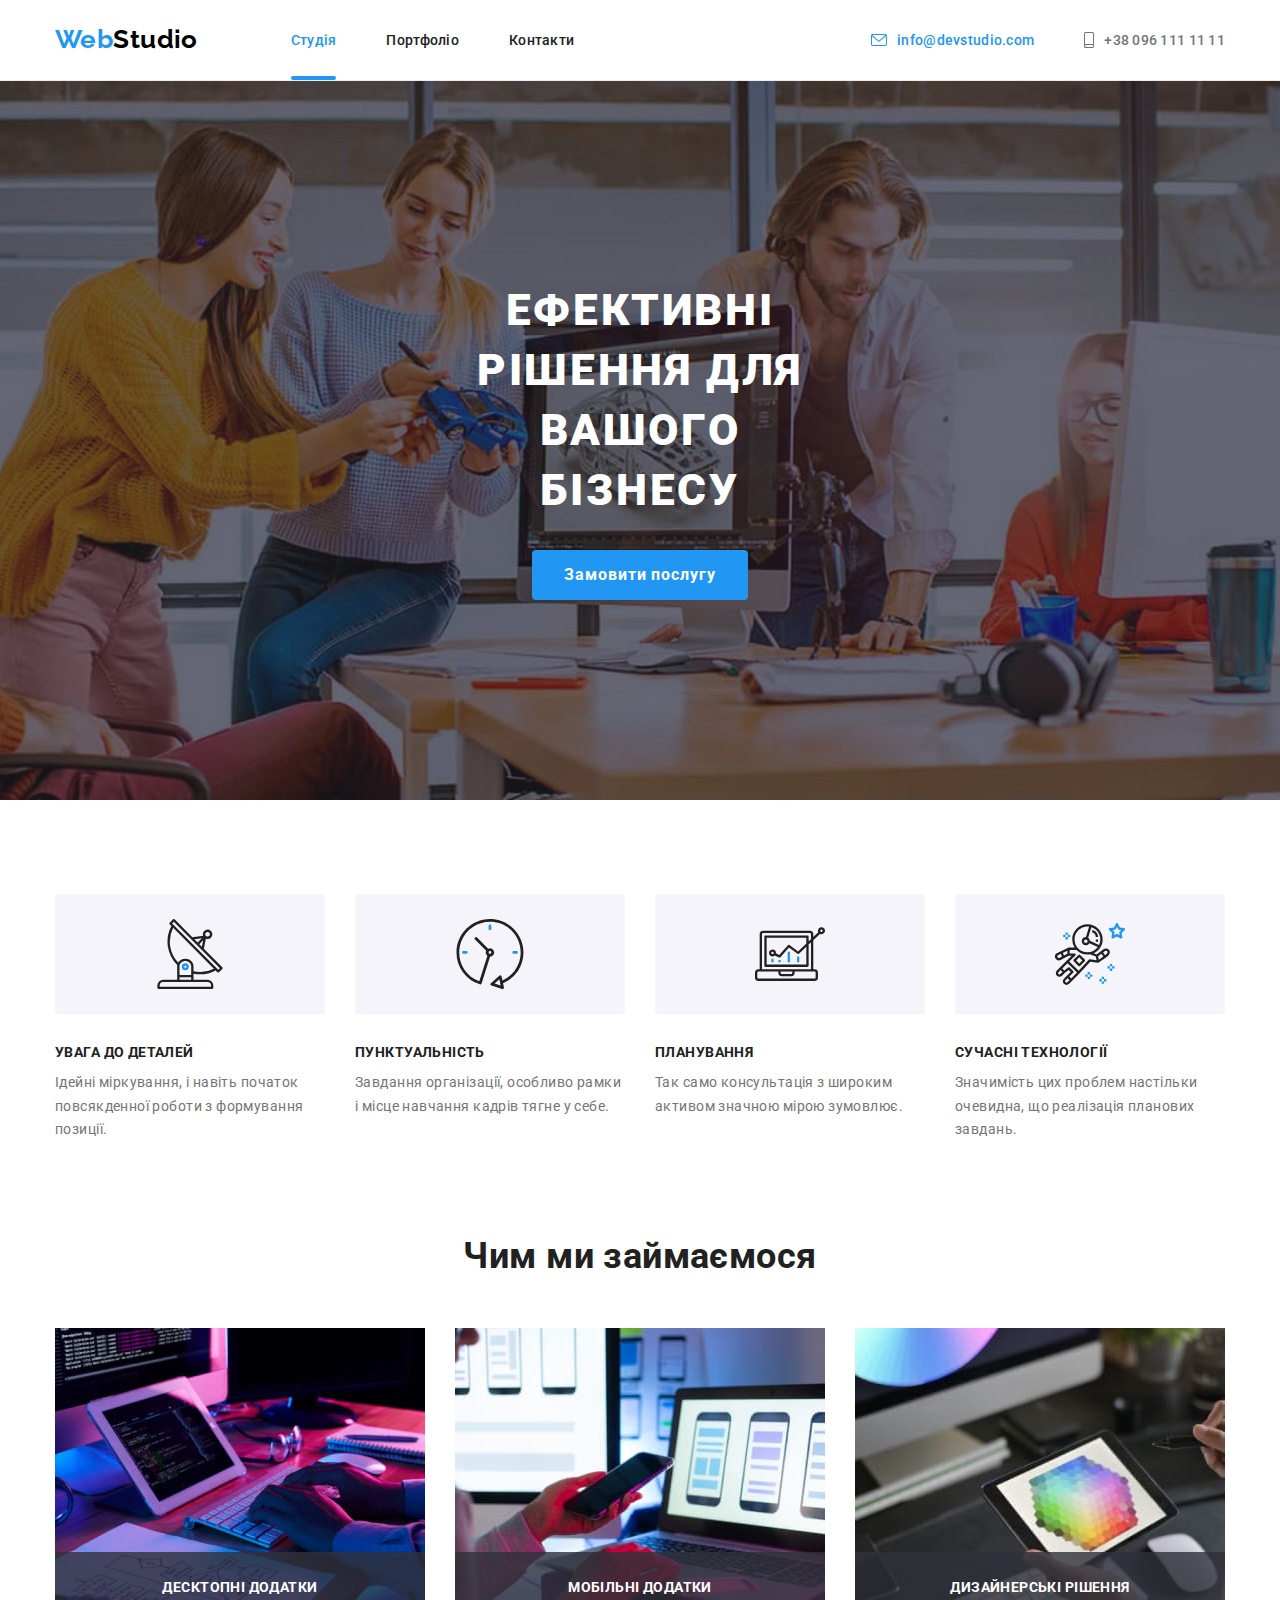
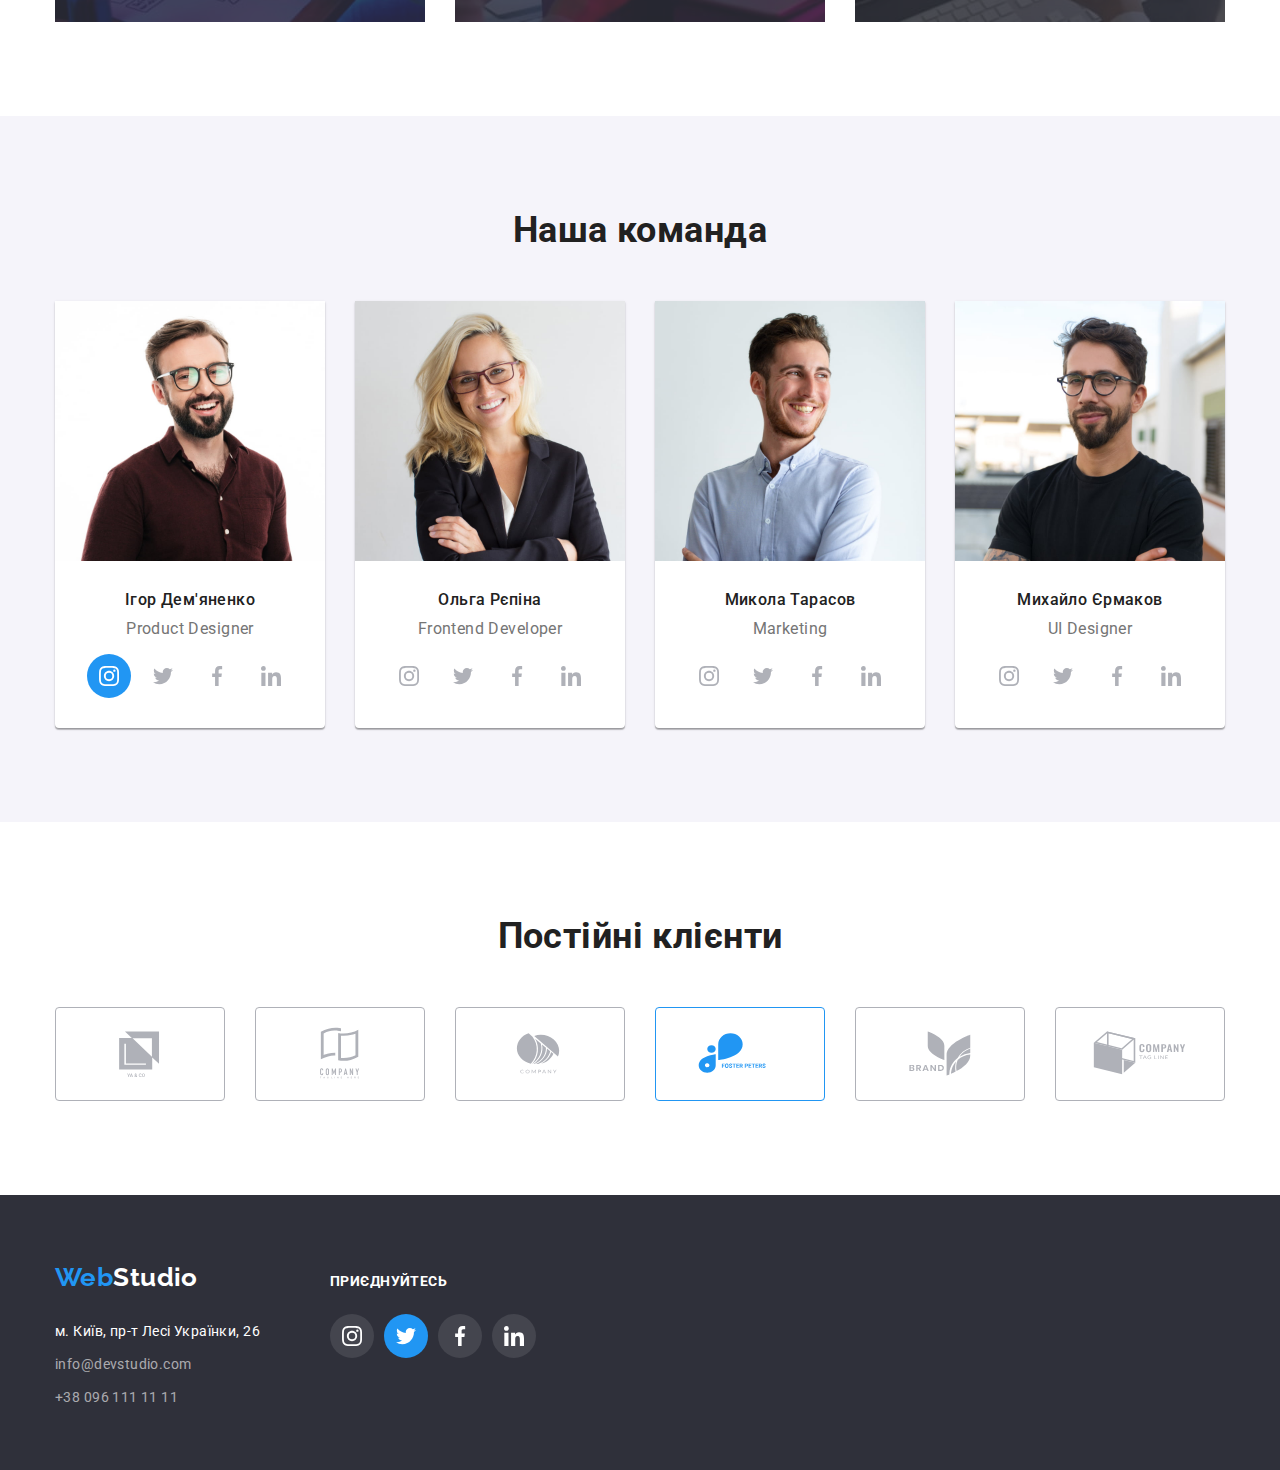
<file: index.html>
<!DOCTYPE html>
<html lang="uk">

<head>
  <meta charset="UTF-8">
  <meta name="viewport" content="width=device-width, initial-scale=1.0">
  <title>Домашнє завдання GoIT Markup HomeWork-05</title>

  <link rel="preconnect" href="https://fonts.googleapis.com">
  <link rel="preconnect" href="https://fonts.gstatic.com" crossorigin>
  <link href="https://fonts.googleapis.com/css2?family=Raleway:wght@400;700&family=Roboto:wght@400;500;700;900&display=swap" rel="stylesheet">

  <link rel="stylesheet" href="https://cdnjs.cloudflare.com/ajax/libs/modern-normalize/2.0.0/modern-normalize.min.css">
  <link rel="stylesheet" href="./css/styles.css">
</head>

<body>
  <!-- Site header -->
  <header class="page-header">
    <div class="container">
      <!-- Site logo -->
      <a class="logo link" href="./index.html"><span class="logo-color">Web</span>Studio</a>
      <!-- End Site logo -->

      <!-- Site nav -->
      <nav>
        <ul class="site-nav">
          <li class="item"><a class="link current" href="./index.html">Студія</a></li>
          <li class="item"><a class="link" href="./portfolio.html">Портфоліо</a></li>
          <li class="item"><a class="link" href="">Контакти</a></li>
        </ul>
      </nav>
      <!-- End Site nav -->

      <!-- Сontacts in header -->
      <ul class="contacts">
        <li class="item">
          <a class="link current" href="mailto:info@devstudio.com">
            <svg class="contact-icon" width="16px" height="12px">
              <use href="./images/sprite.svg#envelope"></use>
            </svg>
            info@devstudio.com
          </a>
        </li>
        <li class="item">
          <a class="link" href="tel:+380961111111">
            <svg class="contact-icon" width="10px" height="16px">
              <use href="./images/sprite.svg#smartphone"></use>
            </svg>
            +38 096 111 11 11
          </a>
        </li>
      </ul>
      <!-- End Contacts in header -->
    </div>
  </header>
  <!-- End Site header -->

  <main>
    <!-- Site sections -->
    <!-- Hero section -->
    <section class="hero section">
      <h1 class="hero-title">Ефективні рішення для вашого бізнесу</h1>
      <button class="btn" type="button" data-modal-open>Замовити послугу</button>

      <!-- Backdrop -->
      <div class="backdrop is-hidden" data-modal>
        <div class="modal">
          <p>Lorem ipsum dolor, sit amet consectetur adipisicing elit. Nostrum quos quam vel laboriosam nihil hic. Qui atque accusantium incidunt architecto ipsam necessitatibus voluptatem ipsum obcaecati cum labore, illum facilis beatae, eveniet ducimus repellendus neque iure omnis accusamus optio minima. Sed at ea consectetur vitae! Illum vero velit facilis necessitatibus id.</p>
          <button class="close-btn" type="button" data-modal-close>
            <svg width="18px" height="18px">
              <use href="./images/sprite.svg#modal-close-black"></use>
            </svg>
          </button>
        </div>
      </div>
      <!-- End Backdrop -->
    </section>
    <!-- End Hero section -->

    <!-- Features section -->
    <section class="features section">
      <div class="container">
        <h2 class="visually-hidden">Наші переваги</h2>
        <ul class="features-list">
          <li class="item">
            <div class="features-thumb">
              <svg width="70px" height="70px">
                <use href="./images/sprite.svg#antenna"></use>
              </svg>
            </div>
            <h3 class="title">Увага до деталей</h3>
            <p class="text">Ідейні міркування, і навіть початок повсякденної роботи з формування позиції.</p>
          </li>

          <li class="item">
            <div class="features-thumb">
              <svg width="70px" height="70px">
                <use href="./images/sprite.svg#clock"></use>
              </svg>
            </div>
            <h3 class="title">Пунктуальність</h3>
            <p class="text">Завдання організації, особливо рамки і місце навчання кадрів тягне у себе.</p>
          </li>

          <li class="item">
            <div class="features-thumb">
              <svg width="70px" height="70px">
                <use href="./images/sprite.svg#diagram"></use>
              </svg>
            </div>
            <h3 class="title">Планування</h3>
            <p class="text">Так само консультація з широким активом значною мірою зумовлює.</p>
          </li>

          <li class="item">
            <div class="features-thumb">
              <svg width="70px" height="70px">
                <use href="./images/sprite.svg#astronaut"></use>
              </svg>
            </div>
            <h3 class="title">Сучасні технології</h3>
            <p class="text">Значимість цих проблем настільки очевидна, що реалізація планових завдань.</p>
          </li>
        </ul>
      </div>
    </section>
    <!-- End Features section -->

    <!-- Works section -->
    <section class="works section">
      <div class="container">
        <h2 class="sect-title">Чим ми займаємося</h2>
        <ul class="works-list">
          <li class="item">
            <div class="work-thumb">
              <img src="./images/website-layout.jpg" alt="Верстка макету веб-сайта по узгодженному проєкту" width="370" height="294">
              <div class="work-overlay">
                <h3 class="work-title">Десктопні додатки</h3>
              </div>
            </div>
          </li>

          <li class="item">
            <div class="work-thumb">
              <img src="./images/application-development.jpg" alt="Розробка дизайн проєкту майбутнього веб-сайту" width="370" height="294">
              <div class="work-overlay">
                <h3 class="work-title">Мобільні додатки</h3>
              </div>
            </div>
          </li>

          <li class="item">
            <div class="work-thumb">
              <img src="./images/design-development.jpg" alt="Створення мобільних додатків" width="370" height="294">
              <div class="work-overlay">
                <h3 class="work-title">Дизайнерські рішення</h3>
              </div>
            </div>
          </li>
        </ul>
      </div>
    </section>
    <!-- End Works section -->

    <!-- Team section -->
    <section class="team section">
      <div class="container">
        <h2 class="sect-title">Наша команда</h2>
        <ul class="team-list">
          <li class="item">
            <img class="image" src="./images/product-designer-igor-demyanenko.jpg" alt="Фото Ігора Дем'яненко" width="270" height="260">
            <h3 class="title">Ігор Дем'яненко</h3>
            <p class="text" lang="en">Product Designer</p>
            <!-- Social links -->
            <ul class="social-list">
              <li class="item">
                <a href="" class="social-link current" aria-label="Instagram">
                  <svg class="social-icon" width="20px" height="20px">
                    <use href="./images/sprite.svg#instagram"></use>
                  </svg>
                </a>
              </li>

              <li class="item">
                <a href="" class="social-link" aria-label="Twitter">
                  <svg class="social-icon" width="20px" height="20px">
                    <use href="./images/sprite.svg#twitter"></use>
                  </svg>
                </a>
              </li>

              <li class="item">
                <a href="" class="social-link" aria-label="Facebook">
                  <svg class="social-icon" width="20px" height="20px">
                    <use href="./images/sprite.svg#facebook"></use>
                  </svg>
                </a>
              </li>

              <li class="item">
                <a href="" class="social-link" aria-label="Linkedin">
                  <svg class="social-icon" width="20px" height="20px">
                    <use href="./images/sprite.svg#linkedin"></use>
                  </svg>
                </a>
              </li>
            </ul>
            <!-- End Social links -->
          </li>

          <li class="item">
            <img class="image" src="./images/frontend-developer-olga-repina.jpg" alt="Фото Ольги Рєпіної" width="270" height="260">
            <h3 class="title">Ольга Рєпіна</h3>
            <p class="text" lang="en">Frontend Developer</p>
            <!-- Social links -->
            <ul class="social-list">
              <li class="item">
                <a href="" class="social-link" aria-label="Instagram">
                  <svg class="social-icon" width="20px" height="20px">
                    <use href="./images/sprite.svg#instagram"></use>
                  </svg>
                </a>
              </li>

              <li class="item">
                <a href="" class="social-link" aria-label="Twitter">
                  <svg class="social-icon" width="20px" height="20px">
                    <use href="./images/sprite.svg#twitter"></use>
                  </svg>
                </a>
              </li>

              <li class="item">
                <a href="" class="social-link" aria-label="Facebook">
                  <svg class="social-icon" width="20px" height="20px">
                    <use href="./images/sprite.svg#facebook"></use>
                  </svg>
                </a>
              </li>

              <li class="item">
                <a href="" class="social-link" aria-label="Linkedin">
                  <svg class="social-icon" width="20px" height="20px">
                    <use href="./images/sprite.svg#linkedin"></use>
                  </svg>
                </a>
              </li>
            </ul>
            <!-- End Social links -->
          </li>

          <li class="item">
            <img class="image" src="./images/marketing-mikola-tarasov.jpg" alt="Фото Миколи Тарасова" width="270" height="260">
            <h3 class="title">Микола Тарасов</h3>
            <p class="text" lang="en">Marketing</p>
            <!-- Social links -->
            <ul class="social-list">
              <li class="item">
                <a href="" class="social-link" aria-label="Instagram">
                  <svg class="social-icon" width="20px" height="20px">
                    <use href="./images/sprite.svg#instagram"></use>
                  </svg>
                </a>
              </li>

              <li class="item">
                <a href="" class="social-link" aria-label="Twitter">
                  <svg class="social-icon" width="20px" height="20px">
                    <use href="./images/sprite.svg#twitter"></use>
                  </svg>
                </a>
              </li>

              <li class="item">
                <a href="" class="social-link" aria-label="Facebook">
                  <svg class="social-icon" width="20px" height="20px">
                    <use href="./images/sprite.svg#facebook"></use>
                  </svg>
                </a>
              </li>

              <li class="item">
                <a href="" class="social-link" aria-label="Linkedin">
                  <svg class="social-icon" width="20px" height="20px">
                    <use href="./images/sprite.svg#linkedin"></use>
                  </svg>
                </a>
              </li>
            </ul>
            <!-- End Social links -->
          </li>

          <li class="item">
            <img class="image" src="./images/ui-designer-mihailo-ermakov.jpg" alt="Фото Михайла Єрмакова" width="270" height="260">
            <h3 class="title">Михайло Єрмаков</h3>
            <p class="text" lang="en">UI Designer</p>
            <!-- Social links -->
            <ul class="social-list">
              <li class="item">
                <a href="" class="social-link" aria-label="Instagram">
                  <svg class="social-icon" width="20px" height="20px">
                    <use href="./images/sprite.svg#instagram"></use>
                  </svg>
                </a>
              </li>

              <li class="item">
                <a href="" class="social-link" aria-label="Twitter">
                  <svg class="social-icon" width="20px" height="20px">
                    <use href="./images/sprite.svg#twitter"></use>
                  </svg>
                </a>
              </li>

              <li class="item">
                <a href="" class="social-link" aria-label="Facebook">
                  <svg class="social-icon" width="20px" height="20px">
                    <use href="./images/sprite.svg#facebook"></use>
                  </svg>
                </a>
              </li>

              <li class="item">
                <a href="" class="social-link" aria-label="Linkedin">
                  <svg class="social-icon" width="20px" height="20px">
                    <use href="./images/sprite.svg#linkedin"></use>
                  </svg>
                </a>
              </li>
            </ul>
            <!-- End Social links -->
          </li>
        </ul>
      </div>
    </section>
    <!-- End Team section -->

    <!-- Regular customers -->
    <section class="customers section">
      <div class="container">
        <h2 class="sect-title">Постійні клієнти</h2>
        <ul class="customers-list">
          <li class="item">
            <a class="link" href="">
              <svg class="customers-icon" width="106px" height="60px">
                <use href="./images/sprite.svg#logo-1"></use>
              </svg>
            </a>
          </li>
          <li class="item">
            <a class="link" href="">
              <svg class="customers-icon" width="106px" height="60px">
                <use href="./images/sprite.svg#logo-2"></use>
              </svg>
            </a>
          </li>
          <li class="item">
            <a class="link" href="">
              <svg class="customers-icon" width="106px" height="60px">
                <use href="./images/sprite.svg#logo-3"></use>
              </svg>
            </a>
          </li>
          <li class="item">
            <a class="link current" href="">
              <svg class="customers-icon" width="106px" height="60px">
                <use href="./images/sprite.svg#logo-4"></use>
              </svg>
            </a>
          </li>
          <li class="item">
            <a class="link" href="">
              <svg class="customers-icon" width="106px" height="60px">
                <use href="./images/sprite.svg#logo-5"></use>
              </svg>
            </a>
          </li>
          <li class="item">
            <a class="link" href="">
              <svg class="customers-icon" width="106px" height="60px">
                <use href="./images/sprite.svg#logo-6"></use>
              </svg>
            </a>
          </li>
        </ul>
      </div>
    </section>
    <!-- End Regular customers -->
    <!-- End Site sections -->
  </main>

  <!-- Site footer -->
  <footer class="page-footer">
    <div class="container">

      <!-- Сontacts in footer -->
      <address class="footer-contacts">
        <div class="item">
          <!-- Site logo footer -->
          <a class="logo link" href="./index.html"><span class="logo-color">Web</span>Studio</a>
          <!-- End Site logo footer -->
          <ul class="contact-list">
            <li class="item">м. Київ, пр-т Лесі Українки, 26</li>
            <li class="item"><a class="link" href="mailto:info@devstudio.com">info@devstudio.com</a></li>
            <li class="item"><a class="link" href="tel:+380961111111">+38 096 111 11 11</a></li>
          </ul>
        </div>

        <!-- Social links in footer-->
        <div class="item">
          <p class="caption">приєднуйтесь</p>
          <ul class="social-list">
            <li class="item">
              <a href="" class="social-link" aria-label="Instagram">
                <svg class="social-icon" width="20px" height="20px">
                  <use href="./images/sprite.svg#instagram"></use>
                </svg>
              </a>
            </li>

            <li class="item">
              <a href="" class="social-link current" aria-label="Twitter">
                <svg class="social-icon" width="20px" height="20px">
                  <use href="./images/sprite.svg#twitter"></use>
                </svg>
              </a>
            </li>

            <li class="item">
              <a href="" class="social-link" aria-label="Facebook">
                <svg class="social-icon" width="20px" height="20px">
                  <use href="./images/sprite.svg#facebook"></use>
                </svg>
              </a>
            </li>

            <li class="item">
              <a href="" class="social-link" aria-label="Linkedin">
                <svg class="social-icon" width="20px" height="20px">
                  <use href="./images/sprite.svg#linkedin"></use>
                </svg>
              </a>
            </li>
          </ul>
        </div>
        <!-- End Social links in footer-->
      </address>
      <!-- End Contacts in footer -->
    </div>
  </footer>
  <!-- End Site footer -->
  <!-- Скріпт для кнопок відкриття/закриття модального вікна -->
  <script src="./js/modal.js">
  </script>
</body>

</html>
</file>
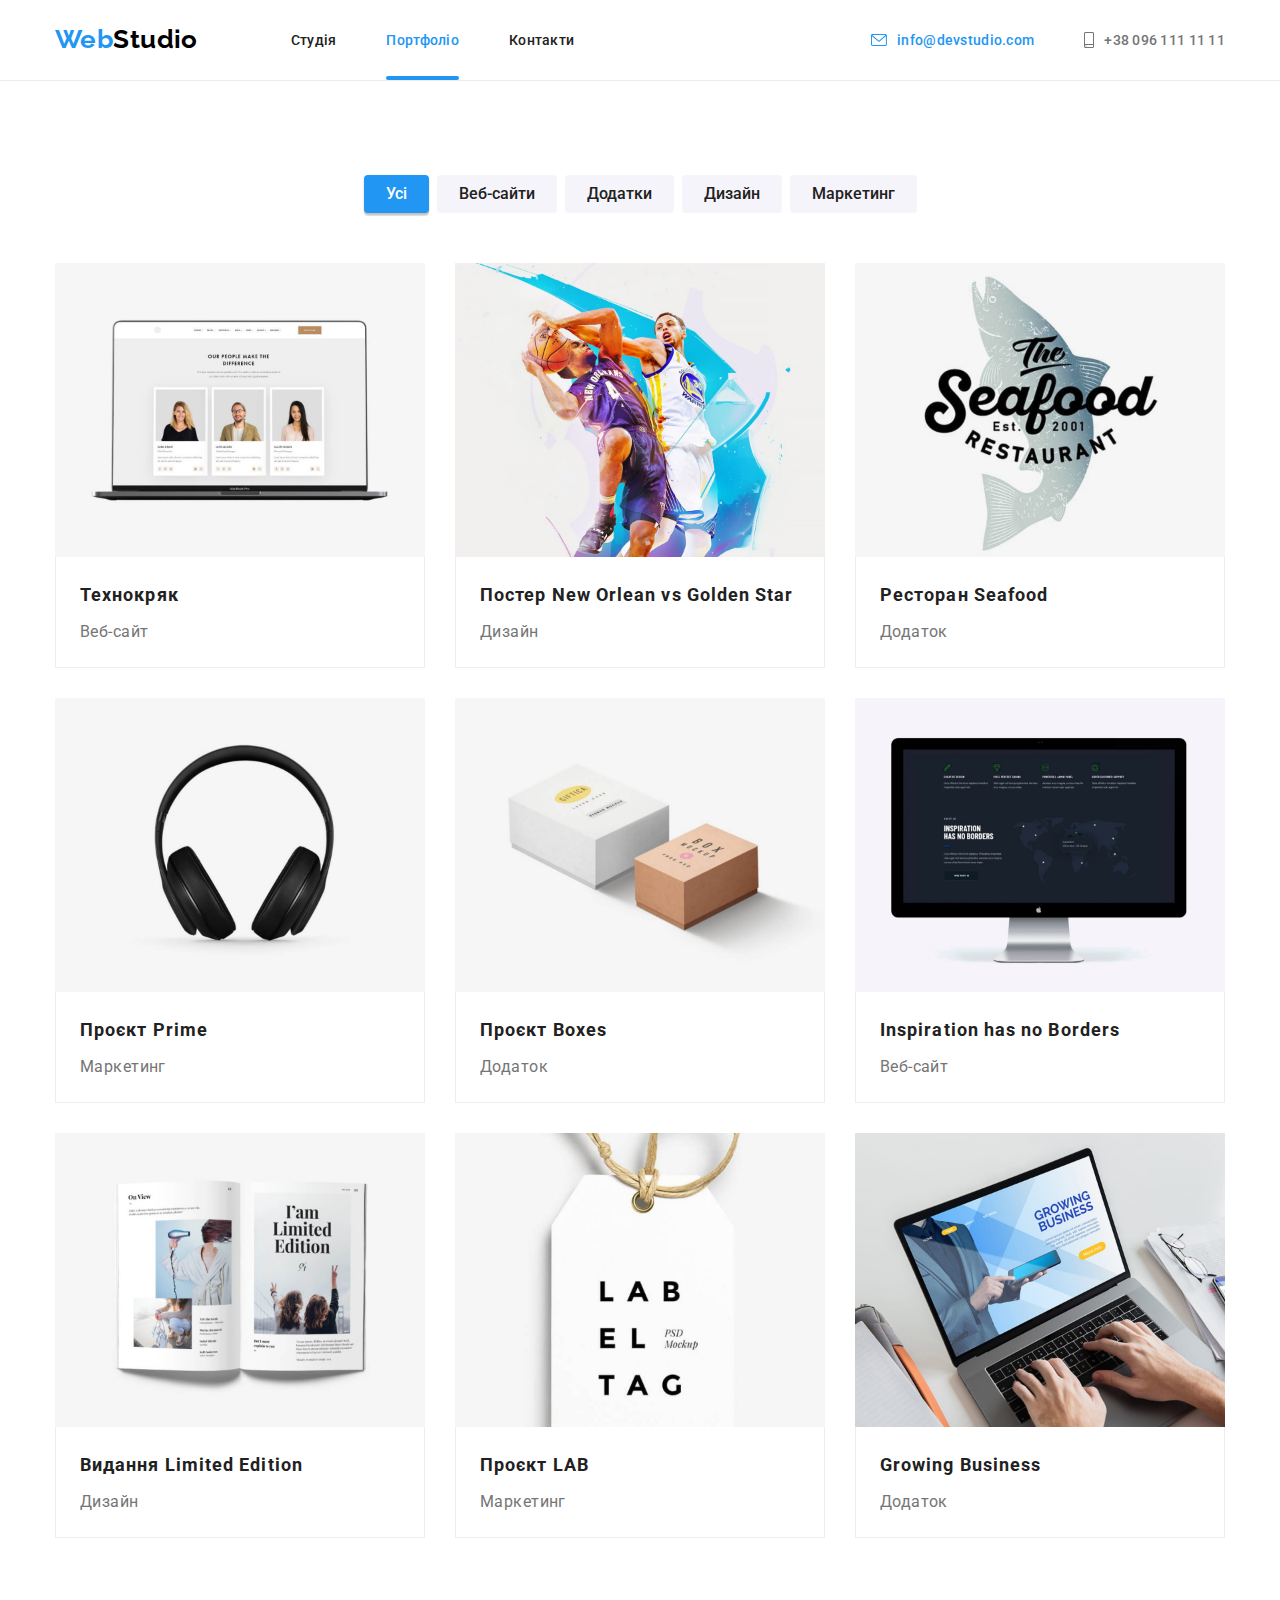
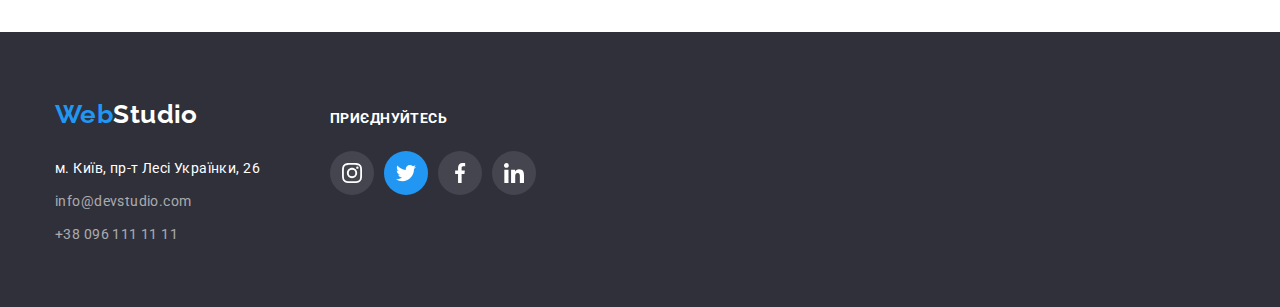
<file: portfolio.html>
<!DOCTYPE html>
<html lang="uk">

<head>
  <meta charset="UTF-8">
  <meta name="viewport" content="width=device-width, initial-scale=1.0">
  <title>Портфоліо</title>

  <link rel="preconnect" href="https://fonts.googleapis.com">
  <link rel="preconnect" href="https://fonts.gstatic.com" crossorigin>
  <link href="https://fonts.googleapis.com/css2?family=Raleway:wght@400;700&family=Roboto:wght@400;500;700;900&display=swap" rel="stylesheet">

  <link rel="stylesheet" href="https://cdnjs.cloudflare.com/ajax/libs/modern-normalize/2.0.0/modern-normalize.min.css">
  <link rel="stylesheet" href="./css/styles.css">
</head>

<body>
  <!-- Site header -->
  <header class="page-header">
    <div class="container">
      <!-- Site logo -->
      <a class="logo link" href="./index.html"><span class="logo-color">Web</span>Studio</a>
      <!-- End Site logo -->

      <!-- Site nav -->
      <nav>
        <ul class="site-nav">
          <li class="item"><a class="link" href="./index.html">Студія</a></li>
          <li class="item"><a class="link current" href="./portfolio.html">Портфоліо</a></li>
          <li class="item"><a class="link" href="">Контакти</a></li>
        </ul>
      </nav>
      <!-- End Site nav -->

      <!-- Сontacts in header -->
      <ul class="contacts">
        <li class="item">
          <a class="link current" href="mailto:info@devstudio.com">
            <svg class="contact-icon" width="16px" height="12px">
              <use href="./images/sprite.svg#envelope"></use>
            </svg>
            info@devstudio.com
          </a>
        </li>
        <li class="item">
          <a class="link" href="tel:+380961111111">
            <svg class="contact-icon" width="10px" height="16px">
              <use href="./images/sprite.svg#smartphone"></use>
            </svg>
            +38 096 111 11 11
          </a>
        </li>
      </ul>
      <!-- End Contacts in header -->
    </div>
  </header>
  <!-- End Site header -->

  <main>
    <!-- Our products section -->
    <section class="products section">
      <div class="container">
        <h1 class="visually-hidden">Наші продукти</h1>
        <!-- Property filter -->
        <ul class="products-filter">
          <li class="item"><button class="btn current" type="button">Усі</button></li>
          <li class="item"><button class="btn" type="button">Веб-сайти</button></li>
          <li class="item"><button class="btn" type="button">Додатки</button></li>
          <li class="item"><button class="btn" type="button">Дизайн</button></li>
          <li class="item"><button class="btn" type="button">Маркетинг</button></li>
        </ul>
        <!-- End Property filter -->

        <!-- Products list -->
        <ul class="products-list">
          <li class="item">
            <a href="" class="product-link">
              <article class="product-card">
                <div class="product-thumb">
                  <img src="./images/product-website-tehnokryak.jpg" alt="Промо веб-сайту 'Технокряк'" width="370" height="294">
                  <div class="product-overlay">
                    <p class="product-description">Ресурс пропонує комплексні пропозиції з різним рівнем функціоналу та сервісів. Все це дозволить відвідувачу отримати вичерпні відомості про компанію чи приватну особу.</p>
                  </div>
                </div>
                <div class="product-meta">
                  <h2 class="product-name">Технокряк</h2>
                  <p class="product-category">Веб-сайт</p>
                </div>
              </article>
            </a>
          </li>

          <li class="item">
            <article class="product-card">
              <div class="product-thumb">
                <img src="./images/product-design-new-orlean-vs-golden-star.jpg" alt="Промо дизайну 'Постер New Orlean vs Golden Star'" width="370" height="294">
                <div class="product-overlay">
                  <p class="product-description">Ресурс пропонує комплексні пропозиції з різним рівнем функціоналу та сервісів. Все це дозволить відвідувачу отримати вичерпні відомості про компанію чи приватну особу.</p>
                </div>
              </div>
              <div class="product-meta">
                <h2 class="product-name">Постер New Orlean vs Golden Star</h2>
                <p class="product-category">Дизайн</p>
              </div>
            </article>
          </li>

          <li class="item">
            <article class="product-card">
              <div class="product-thumb">
                <img src="./images/product-app-restourant-seafood.jpg" alt="Промо додатку для ресторану 'Seafood'" width="370" height="294">
                <div class="product-overlay">
                  <p class="product-description">Ресурс пропонує комплексні пропозиції з різним рівнем функціоналу та сервісів. Все це дозволить відвідувачу отримати вичерпні відомості про компанію чи приватну особу.</p>
                </div>
              </div>
              <div class="product-meta">
                <h2 class="product-name">Ресторан Seafood</h2>
                <p class="product-category">Додаток</p>
              </div>
            </article>
          </li>

          <li class="item">
            <article class="product-card">
              <div class="product-thumb">
                <img src="./images/product-marketing-project-prime.jpg" alt="Промо маркетинг проєкту 'Prime'" width="370" height="294">
                <div class="product-overlay">
                  <p class="product-description">Ресурс пропонує комплексні пропозиції з різним рівнем функціоналу та сервісів. Все це дозволить відвідувачу отримати вичерпні відомості про компанію чи приватну особу.</p>
                </div>
              </div>
              <div class="product-meta">
                <h2 class="product-name">Проєкт Prime</h2>
                <p class="product-category">Маркетинг</p>
              </div>
            </article>
          </li>

          <li class="item">
            <article class="product-card">
              <div class="product-thumb">
                <img src="./images/product-app-project-boxes.jpg" alt="Промо додатку 'Проєкт Boxes'" width="370" height="294">
                <div class="product-overlay">
                  <p class="product-description">Ресурс пропонує комплексні пропозиції з різним рівнем функціоналу та сервісів. Все це дозволить відвідувачу отримати вичерпні відомості про компанію чи приватну особу.</p>
                </div>
              </div>
              <div class="product-meta">
                <h2 class="product-name">Проєкт Boxes</h2>
                <p class="product-category">Додаток</p>
              </div>
            </article>
          </li>

          <li class="item">
            <article class="product-card">
              <div class="product-thumb">
                <img src="./images/product-website-inspiration-has-no-borders.jpg" alt="Промо веб-сайту 'Inspiration has no Borders'" width="370" height="294">
                <div class="product-overlay">
                  <p class="product-description">Ресурс пропонує комплексні пропозиції з різним рівнем функціоналу та сервісів. Все це дозволить відвідувачу отримати вичерпні відомості про компанію чи приватну особу.</p>
                </div>
              </div>
              <div class="product-meta">
                <h2 class="product-name">Inspiration has no Borders</h2>
                <p class="product-category">Веб-сайт</p>
              </div>
            </article>
          </li>

          <li class="item">
            <article class="product-card">
              <div class="product-thumb">
                <img src="./images/product-design-publication-limited-edition.jpg" alt="Промо дизайну 'Видання Limited Edition'" width="370" height="294">
                <div class="product-overlay">
                  <p class="product-description">Ресурс пропонує комплексні пропозиції з різним рівнем функціоналу та сервісів. Все це дозволить відвідувачу отримати вичерпні відомості про компанію чи приватну особу.</p>
                </div>
              </div>
              <div class="product-meta">
                <h2 class="product-name">Видання Limited Edition</h2>
                <p class="product-category">Дизайн</p>
              </div>
            </article>
          </li>

          <li class="item">
            <article class="product-card">
              <div class="product-thumb">
                <img src="./images/product-marketing-project-lab.jpg" alt="Промо маркетинг проєкту 'LAB'" width="370" height="294">
                <div class="product-overlay">
                  <p class="product-description">Ресурс пропонує комплексні пропозиції з різним рівнем функціоналу та сервісів. Все це дозволить відвідувачу отримати вичерпні відомості про компанію чи приватну особу.</p>
                </div>
              </div>
              <div class="product-meta">
                <h2 class="product-name">Проєкт LAB</h2>
                <p class="product-category">Маркетинг</p>
              </div>
            </article>
          </li>

          <li class="item">
            <article class="product-card">
              <div class="product-thumb">
                <img src="./images/product-app-growing-business.jpg" alt="Промо додатку 'Growing Business'" width="370" height="294">
                <div class="product-overlay">
                  <p class="product-description">Ресурс пропонує комплексні пропозиції з різним рівнем функціоналу та сервісів. Все це дозволить відвідувачу отримати вичерпні відомості про компанію чи приватну особу.</p>
                </div>
              </div>
              <div class="product-meta">
                <h2 class="product-name">Growing Business</h2>
                <p class="product-category">Додаток</p>
              </div>
            </article>
          </li>
        </ul>
        <!-- End Products list -->
      </div>
    </section>
    <!-- End Our products section -->
  </main>

  <!-- Site footer -->
  <footer class="page-footer">
    <div class="container">

      <!-- Сontacts in footer -->
      <address class="footer-contacts">
        <div class="item">
          <!-- Site logo footer -->
          <a class="logo link" href="./index.html"><span class="logo-color">Web</span>Studio</a>
          <!-- End Site logo footer -->
          <ul class="contact-list">
            <li class="item">м. Київ, пр-т Лесі Українки, 26</li>
            <li class="item"><a class="link" href="mailto:info@devstudio.com">info@devstudio.com</a></li>
            <li class="item"><a class="link" href="tel:+380961111111">+38 096 111 11 11</a></li>
          </ul>
        </div>

        <!-- Social links in footer-->
        <div class="item">
          <p class="caption">приєднуйтесь</p>
          <ul class="social-list">
            <li class="item">
              <a href="" class="social-link" aria-label="Instagram">
                <svg class="social-icon" width="20px" height="20px">
                  <use href="./images/sprite.svg#instagram"></use>
                </svg>
              </a>
            </li>

            <li class="item">
              <a href="" class="social-link current" aria-label="Twitter">
                <svg class="social-icon" width="20px" height="20px">
                  <use href="./images/sprite.svg#twitter"></use>
                </svg>
              </a>
            </li>

            <li class="item">
              <a href="" class="social-link" aria-label="Facebook">
                <svg class="social-icon" width="20px" height="20px">
                  <use href="./images/sprite.svg#facebook"></use>
                </svg>
              </a>
            </li>

            <li class="item">
              <a href="" class="social-link" aria-label="Linkedin">
                <svg class="social-icon" width="20px" height="20px">
                  <use href="./images/sprite.svg#linkedin"></use>
                </svg>
              </a>
            </li>
          </ul>
        </div>
        <!-- End Social links in footer-->
      </address>
      <!-- End Contacts in footer -->
    </div>
  </footer>
  <!-- End Site footer -->
</body>

</html>
</file>
<file: css/styles.css>
:root {
  --primary-text-color: #757575;
  --title-text-color: #212121;
  --accent-color: #2196f3;
  --primary-bg-color: #ffffff;
  --secondary-bg-color: #f5f4fa;
  --theme-bg-color: #2f303a;
  --black-color: #000000;
  --white-color: #ffffff;
  --transparent-60-white-color: rgba(255, 255, 255, 0.60);

  --timing-function: cubic-bezier(0.4, 0, 0.2, 1);
  --transition-duration: 250ms;
}

h1,
h2,
h3,
h4,
h5,
h6,
p,
ul {
  margin: 0;
  padding: 0;
}

ul {
  list-style: none;
}

body {
  font-family: 'Roboto', Tahoma, sans-serif;
  font-size: 14px;
  letter-spacing: 0.03em;
  color: var(--primary-text-color);
}

.link {
  text-decoration: none;
}

.btn {
  font-family: inherit;
  color: var(--white-color);

  background-color: var(--accent-color);
  border: none;
  border-radius: 4px;

  cursor: pointer;
}

.section {
  padding: 94px 0;
}

.container {
  width: 1200px;
  padding: 0 15px;
  margin: 0 auto;
}

/* Site header */
.page-header {
  width: 100%;
  min-height: 80px;
  border-bottom: 1px solid #ECECEC;
  background-color: var(--primary-bg-color);
}

.page-header .container {
  display: flex;
  align-items: center;
}

/* Site logo header*/
.logo {
  display: inline-block;

  font-family: 'Raleway';
  font-size: 26px;
  font-weight: 700;
  color: var(--black-color);
}

.logo-color {
  color: var(--accent-color);
}

/* End Site logo header*/

/* Site nav */
.site-nav {
  display: flex;
  margin-left: 93px;
}

.site-nav .item {
  overflow: hidden;
}

.site-nav .item + .item {
  margin-left: 50px;
}

.site-nav .link {
  position: relative;
  display: inline-block;
  padding-top: 32px;
  padding-bottom: 32px;

  font-weight: 500;
  letter-spacing: 0.02em;
  color: var(--title-text-color);

  transition: color var(--transition-duration) var(--timing-function);
}

.site-nav .link::after {
  content: "";

  position: absolute;
  bottom: 0;
  left: 0;

  display: block;
  width: 100%;
  height: 4px;

  background-color: var(--accent-color);
  border-radius: 2px;

  opacity: 0;
  transform: scaleX(0);
  transition: transform var(--transition-duration) var(--timing-function),
              opacity var(--transition-duration) var(--timing-function);
}

.site-nav .link:hover::after,
.site-nav .link:focus::after,
.site-nav .link.current::after {
  opacity: 1;
  transform: scaleX(1);
}

.site-nav .link:hover,
.site-nav .link:focus,
.site-nav .link.current {
  color: var(--accent-color);
}

/* End Site nav */

/* Сontact in header */
.contacts {
  display: flex;
  margin-left: auto;
}

.contacts .item + .item {
  margin-left: 50px;
}

.contacts .link {
  display: flex;
  align-items: center;

  font-weight: 500;
  letter-spacing: 0.02em;
  color: var(--primary-text-color);

  transition: color var(--transition-duration) var(--timing-function);
}

.contacts .link.current,
.contacts .link:hover,
.contacts .link:focus {
  color: var(--accent-color);
}

.contact-icon {
  margin-right: 10px;
  fill: currentColor;
}

/* End Сontact in header */
/* End Site header */

/* Стилі для index.html */
/* Site sections */
/* Hero section */
.hero {
  max-width: 1600px;
  min-height: 600px;
  padding: 200px 452px;

  background-color: var(--theme-bg-color);
  background-image: linear-gradient(to right, rgba(47, 48, 58, 0.40), rgba(47, 48, 58, 0.40)), url(../images/img-overlay.jpg);
  background-repeat: no-repeat;
  background-position: center;
  background-size: cover;
  text-align: center;
}

.hero-title {
  margin-bottom: 30px;

  font-size: 44px;
  font-weight: 900;
  line-height: 1.36;
  letter-spacing: 0.06em;
  text-transform: uppercase;
  color: var(--white-color);
}

.hero .btn {
  padding: 10px 32px;

  font-size: 16px;
  font-weight: 700;
  line-height: 1.88;
  letter-spacing: 0.06em;
}

/* Backdrop */

.backdrop {
  position: fixed;
  top: 0;
  left: 0;
  z-index: 999;

  width: 100%;
  height: 100%;
  background-color: rgba(0, 0, 0, .5);
  opacity: 1;
  visibility: visible;

  transition: opacity var(--transition-duration) var(--timing-function);
}

.backdrop.is-hidden {
  opacity: 0;
  visibility: hidden;
  pointer-events: none;
}

.backdrop.is-hidden .modal {
  opacity: 0;
  transform: translate(-50%, -50%) scale(1.1);
  box-shadow: none;
}

.modal {
  position: absolute;
  top: 50%;
  left: 50%;

  max-width: 528px;
  min-height: 581px;
  padding: 50px 40px;

  background-color: var(--primary-bg-color);
  border-radius: 4px;

  opacity: 1;
  transform: translate(-50%, -50%) scale(1);
  box-shadow: 0px 2px 1px 0px rgba(0, 0, 0, 0.20),
              0px 1px 1px 0px rgba(0, 0, 0, 0.14),
              0px 1px 3px 0px rgba(0, 0, 0, 0.12);

  transition: opacity var(--transition-duration) var(--timing-function),
              transform var(--transition-duration) var(--timing-function),
              box-shadow var(--transition-duration) var(--timing-function);
}

.modal .close-btn {
  position: absolute;
  top: 8px;
  right: 8px;

  display: flex;
  justify-content: center;
  align-items: center;

  width: 30px;
  height: 30px;
  padding: 6px;

  background-color: var(--primary-bg-color);
  border: 1px solid rgba(0, 0, 0, 0.10);
  border-radius: 50%;
  cursor: pointer;

  transition: background-color var(--transition-duration) var(--timing-function),
              box-shadow var(--transition-duration) var(--timing-function);
}

.modal .close-btn:hover {
  background-color: var(--secondary-bg-color);
  box-shadow: inset 0px 2px 1px 0px rgba(1, 1, 1, 0.20),
              inset 0px 1px 1px 0px rgba(0, 0, 0, 0.14),
              inset 0px 1px 3px 0px rgba(0, 0, 0, 0.12);
}
/* End Backdrop */

/* End Hero section */

.sect-title {
  margin-bottom: 50px;

  font-size: 36px;
  font-weight: 700;
  text-align: center;
  color: var(--title-text-color);
}

/* Features section */
.features.section {
  padding-bottom: 0;
}

.features .title {
  margin-bottom: 10px;

  font-size: 14px;
  font-weight: 700;
  text-transform: uppercase;
  color: var(--title-text-color);
}

.features-list {
  display: flex;
}

.features-list .item {
  width: calc((100% - 90px) / 4);
}

.features-list .item + .item {
  margin-left: 30px;
}

.features-thumb {
  display: flex;
  justify-content: center;
  align-items: center;
  height: 120px;
  margin-bottom: 30px;
  border-radius: 4px;

  background-color: var(--secondary-bg-color);
}

.features .text {
  line-height: 1.71;
}

/* End Features section */
/* Works section */
.works-list {
  display: flex;
}

.works-list .item {
  width: calc((100% - 60px) / 3);
}

.works-list .item + .item {
  margin-left: 30px;
}

.work-thumb {
  position: relative;
  display: flex;
}

.work-overlay {
  position: absolute;
  left: 0;
  bottom: 0;

  width: 100%;
  height: 70px;
  padding: 27px 0;
  background-color: rgba(48, 49, 59, 0.8);;
}

.work-title {
  font-size: 14px;
  font-weight: 700;
  text-align: center;
  color: var(--white-color);
  text-transform: uppercase;
}

/* End Works section */

/* Team section */
.team {
  background-color: var(--secondary-bg-color);
}

.team-list {
  display: flex;
}

.team-list > .item {
  width: calc((100% - 90px) / 4);
  padding-bottom: 30px;
  background-color: var(--white-color);
  border-radius: 0px 0px 4px 4px;
  /* material shadow v1 */
  box-shadow: 0px 2px 1px 0px rgba(0, 0, 0, 0.20),
              0px 1px 1px 0px rgba(0, 0, 0, 0.14),
              0px 1px 3px 0px rgba(0, 0, 0, 0.12);
}

.team-list > .item + .item {
  margin-left: 30px;
}

.team-list .image {
  display: block; /* для того чтоб убрать отступ снизу от изображений */
  margin-bottom: 30px;
}

.team .title {
  margin-bottom: 10px;

  font-size: 16px;
  font-weight: 500;
  text-align: center;
  color: var(--title-text-color);
}

.team .text {
  margin-bottom: 16px;

  text-align: center;
  font-size: 16px;
}

/* Social links */
.social-list {
  display: flex;
  justify-content: center;
}

.social-list .item + .item {
  margin-left: 10px;
}

.social-link {
  display: flex;
  justify-content: center;
  align-items: center;
  width: 44px;
  height: 44px;
  color: #AFB1B8;
  background-color: var(--primary-bg-color);
  border-radius: 50%;

  transition: color var(--transition-duration) var(--timing-function),
              background-color var(--transition-duration) var(--timing-function);
}

.social-link.current,
.social-link:hover,
.social-link:focus {
  color: var(--white-color);
  background-color: var(--accent-color);
}

.social-icon {
  fill: currentColor;
}
/* End Social links */
/* End Team section */

/* Regular customers */
.customers-list {
  display: flex;
}

.customers-list .item {
  width: calc((100% - 150px) / 6);
}

.customers-list .item + .item {
  margin-left: 30px;
}

.customers-list .link {
  display: flex;
  justify-content: center;
  align-items: center;
  padding: 16px 32px;
  color: #AFB1B8;
  border: 1px solid #AFB1B8;
  border-radius: 4px;

  transition: color var(--transition-duration) var(--timing-function),
              border-color var(--transition-duration) var(--timing-function);
}

.customers-list .link.current,
.customers-list .link:hover,
.customers-list .link:focus {
  color: var(--accent-color);
  border-color: var(--accent-color);
}

.customers-icon {
  fill: currentColor;
}
/* End Regular customers */

/* Site footer */
.page-footer {
  color: var(--white-color);
  background-color: var(--theme-bg-color);
}

.page-footer .container {
  padding-top: 60px;
  padding-bottom: 60px;
}

/* Site logo footer */
.page-footer .logo {
  color: var(--white-color);
  margin-bottom: 20px;
}

/* End Site logo footer */

/* Сontact in footer */
.footer-contacts {
  display: flex;
  align-items: baseline;

  font-style: normal;
  line-height: 1.71;
}

.contact-list .item + .item {
  margin-top: 9px;
}

.contact-list .link {
  color: var(--transparent-60-white-color);
  transition: color var(--transition-duration) var(--timing-function);
}

.contact-list .link:hover,
.contact-list .link:focus {
  color: var(--accent-color);
}

.footer-contacts .caption {
  margin-bottom: 20px;

  font-size: 14px;
  font-weight: 700;
  text-transform: uppercase;
  color: var(--white-color);
}

.footer-contacts > .item + .item {
  margin-left: 70px;
}

.footer-contacts .social-link{
  background-color: rgba(255, 255, 255, 0.10);
  color: var(--white-color);
  transition: background-color var(--transition-duration) var(--timing-function);
}

.footer-contacts .social-link.current,
.footer-contacts .social-link:hover,
.footer-contacts .social-link:focus {
  background-color: var(--accent-color);
}

/* End Сontact in footer */
/* End Site footer */
/* End Стилі для index.html */

/* Стили portfolio.html */
/* Property filter */

/* Our products section */
/* Property filter */
.products-filter {
  display: flex;
  justify-content: center;
  margin-bottom: 50px;
}

.products-filter .item+.item {
  margin-left: 8px;
}

.products-filter .btn {
  padding: 6px 22px;

  font-size: 16px;
  font-weight: 500;
  line-height: 1.63;

  color: var(--title-text-color);
  background-color: var(--secondary-bg-color);
  transition: box-shadow var(--transition-duration) var(--timing-function),
              color var(--transition-duration) var(--timing-function),
              background-color var(--transition-duration) var(--timing-function);
}

.products-filter .btn.current,
.products-filter .btn:hover,
.products-filter .btn:focus {
  color: var(--primary-bg-color);
  background-color: var(--accent-color);
  box-shadow: 0px 2px 2px 0px rgba(0, 0, 0, 0.12),
              0px 1px 2px 0px rgba(0, 0, 0, 0.08),
              0px 3px 1px 0px rgba(0, 0, 0, 0.10);
}

/* End Property filter */

/* Products list */
.products-list {
  display: flex;
  flex-wrap: wrap;
}

.products-list .item {
  width: calc((100% - 60px) / 3);
  margin-right: 30px;
  margin-bottom: 30px;
}

.products-list .item:nth-child(3n) {
  margin-right: 0;
}

.products-list .item:nth-last-child(-n + 3) {
  margin-bottom: 0;
}

.product-card {
  width: 370px;
  transition: box-shadow var(--transition-duration) var(--timing-function);
}

.product-card:hover,
.product-card:focus {
  box-shadow: 1px 4px 6px 0px rgba(0, 0, 0, 0.16),
    0px 4px 4px 0px rgba(0, 0, 0, 0.06),
    0px 1px 1px 0px rgba(0, 0, 0, 0.12);
}

.product-thumb {
  position: relative;
  overflow: hidden;
  display: flex;
}

.product-overlay {
  position: absolute;
  top: 0;
  left: 0;
  width: 100%;
  height: 100%;
  background-color: var(--accent-color);
  opacity: .9;

  transform: translateY(101%);
  transition: transform var(--transition-duration) var(--timing-function);
}

.product-card:hover .product-overlay {
  transform: translateY(0);
}

.product-description {
  padding: 63px 24px;
  font-size: 18px;
  line-height: 1.56;
  color: var(--white-color);
}

.product-meta {
  padding: 20px 24px;
  border-right: 1px solid #EEEEEE;
  border-bottom: 1px solid #EEEEEE;
  border-left: 1px solid #EEEEEE;
}

 .product-link {
  text-decoration: none;
 }

.product-name {
  margin-bottom: 4px;

  font-size: 18px;
  font-weight: 700;
  line-height: 2;
  letter-spacing: 0.06em;

  color: var(--title-text-color);
}

.product-category {
  font-size: 16px;
  line-height: 1.88;
  color: var(--primary-text-color);
}

/* End Products list */
/* End Our products section */

/* Спеціальний класс для приховування тегів/заголовків */
.visually-hidden {
  position: absolute;
  width: 1px;
  height: 1px;
  margin: -1px;
  border: 0;
  padding: 0;
  clip: rect(0 0 0 0);
  overflow: hidden;
}
</file>
